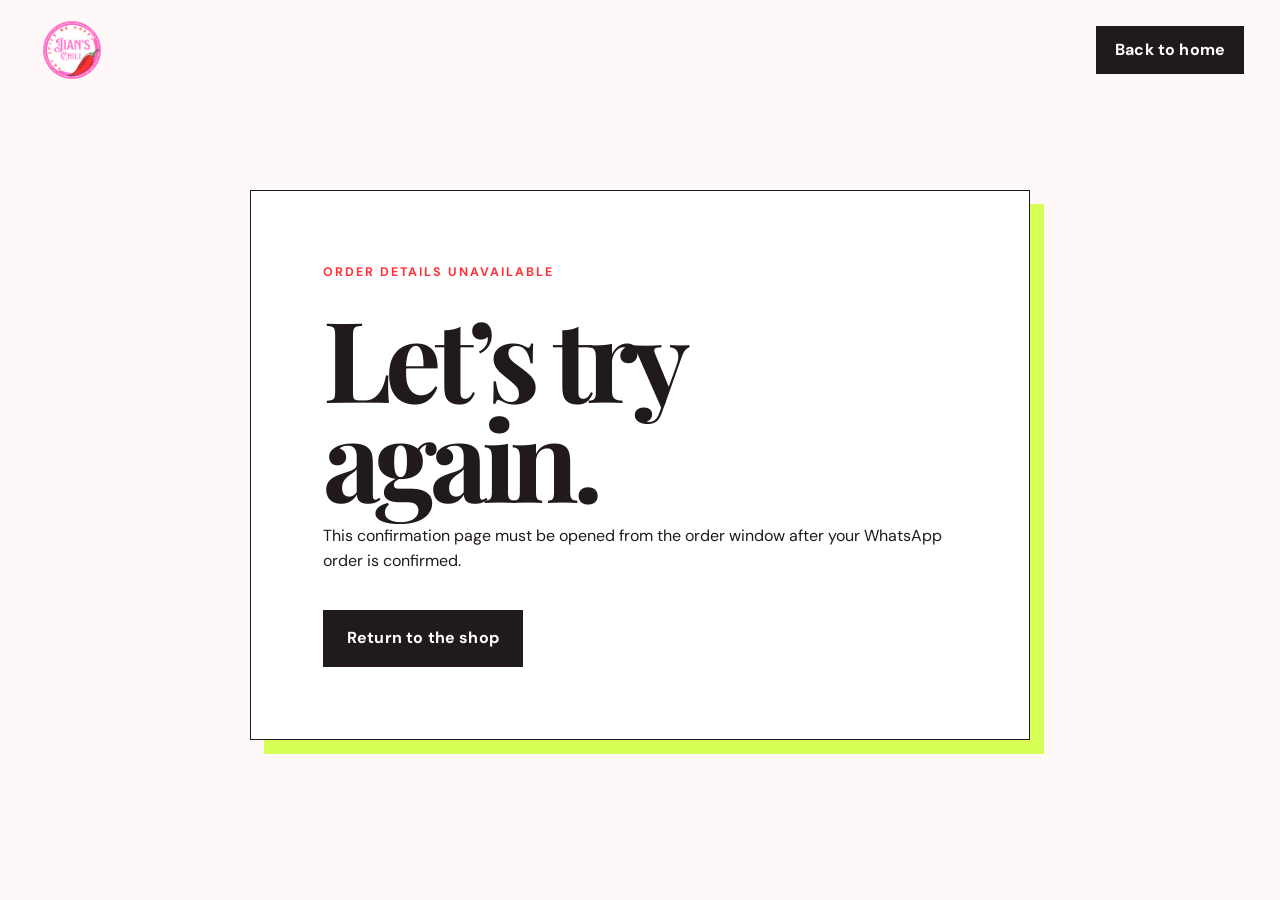
<file: order-confirmation/index.html>
<!doctype html>
<html lang="en">
<head>
  <meta charset="utf-8">
  <meta name="viewport" content="width=device-width, initial-scale=1">
  <title>Order confirmed — Jian’s Chili</title>
  <meta name="robots" content="noindex, nofollow">
  <meta name="theme-color" content="#ff4ca6">
  <link rel="preconnect" href="https://fonts.googleapis.com">
  <link rel="preconnect" href="https://fonts.gstatic.com" crossorigin>
  <link href="https://fonts.googleapis.com/css2?family=DM+Sans:wght@400;500;600;700&amp;family=Playfair+Display:ital,wght@0,600;1,600&amp;display=swap" rel="stylesheet">
  <link rel="stylesheet" href="../styles.css">
  <link rel="stylesheet" href="../confirmation.css">
  <script src="../confirmation.js" defer></script>
</head>
<body>
  <header class="site-header">
    <a class="brand" href="/" aria-label="Jian’s Chili home"><img src="../assets/jians-chili-logo.png" alt="Jian’s Chili" width="72" height="72"></a>
    <a class="button button--small" href="/">Back to home</a>
  </header>
  <main class="confirmation-page">
    <section class="confirmation-card" id="confirmation-card" hidden>
      <p class="eyebrow" id="confirmation-eyebrow">Order confirmed</p>
      <h1 id="confirmation-title">Thank you!</h1>
      <p class="confirmation-lead" id="confirmation-message">Your order has been confirmed with Jian on WhatsApp.</p>
      <dl>
        <div><dt id="reference-label">Order reference</dt><dd id="order-reference"></dd></div>
        <div><dt id="date-label">Expected date</dt><dd id="order-date"></dd></div>
      </dl>
      <p class="confirmation-note" id="survey-note">Google may ask whether you would like to receive a short customer review survey after your order.</p>
    </section>
    <section class="confirmation-card confirmation-error" id="confirmation-error" hidden>
      <p class="eyebrow">Order details unavailable</p>
      <h1>Let’s try again.</h1>
      <p>This confirmation page must be opened from the order window after your WhatsApp order is confirmed.</p>
      <a class="button" href="/">Return to the shop</a>
    </section>
  </main>
</body>
</html>
</file>
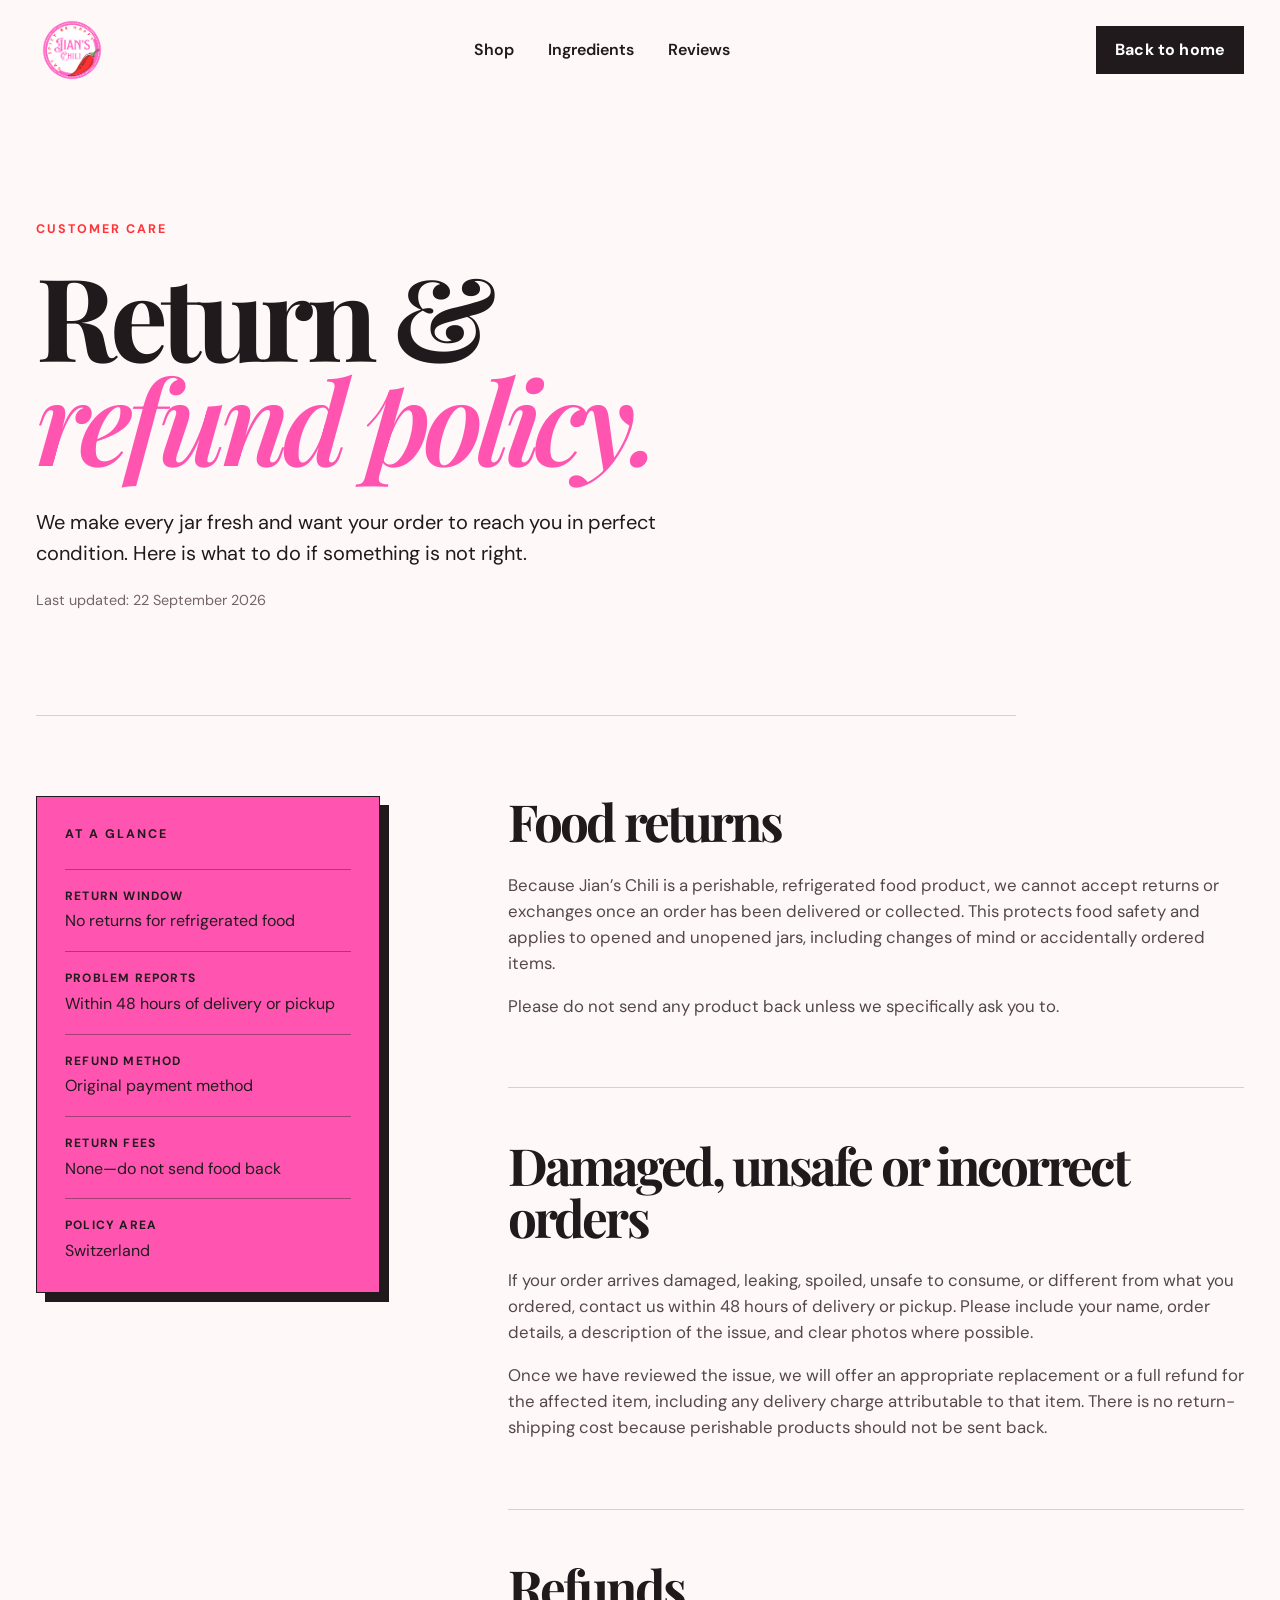
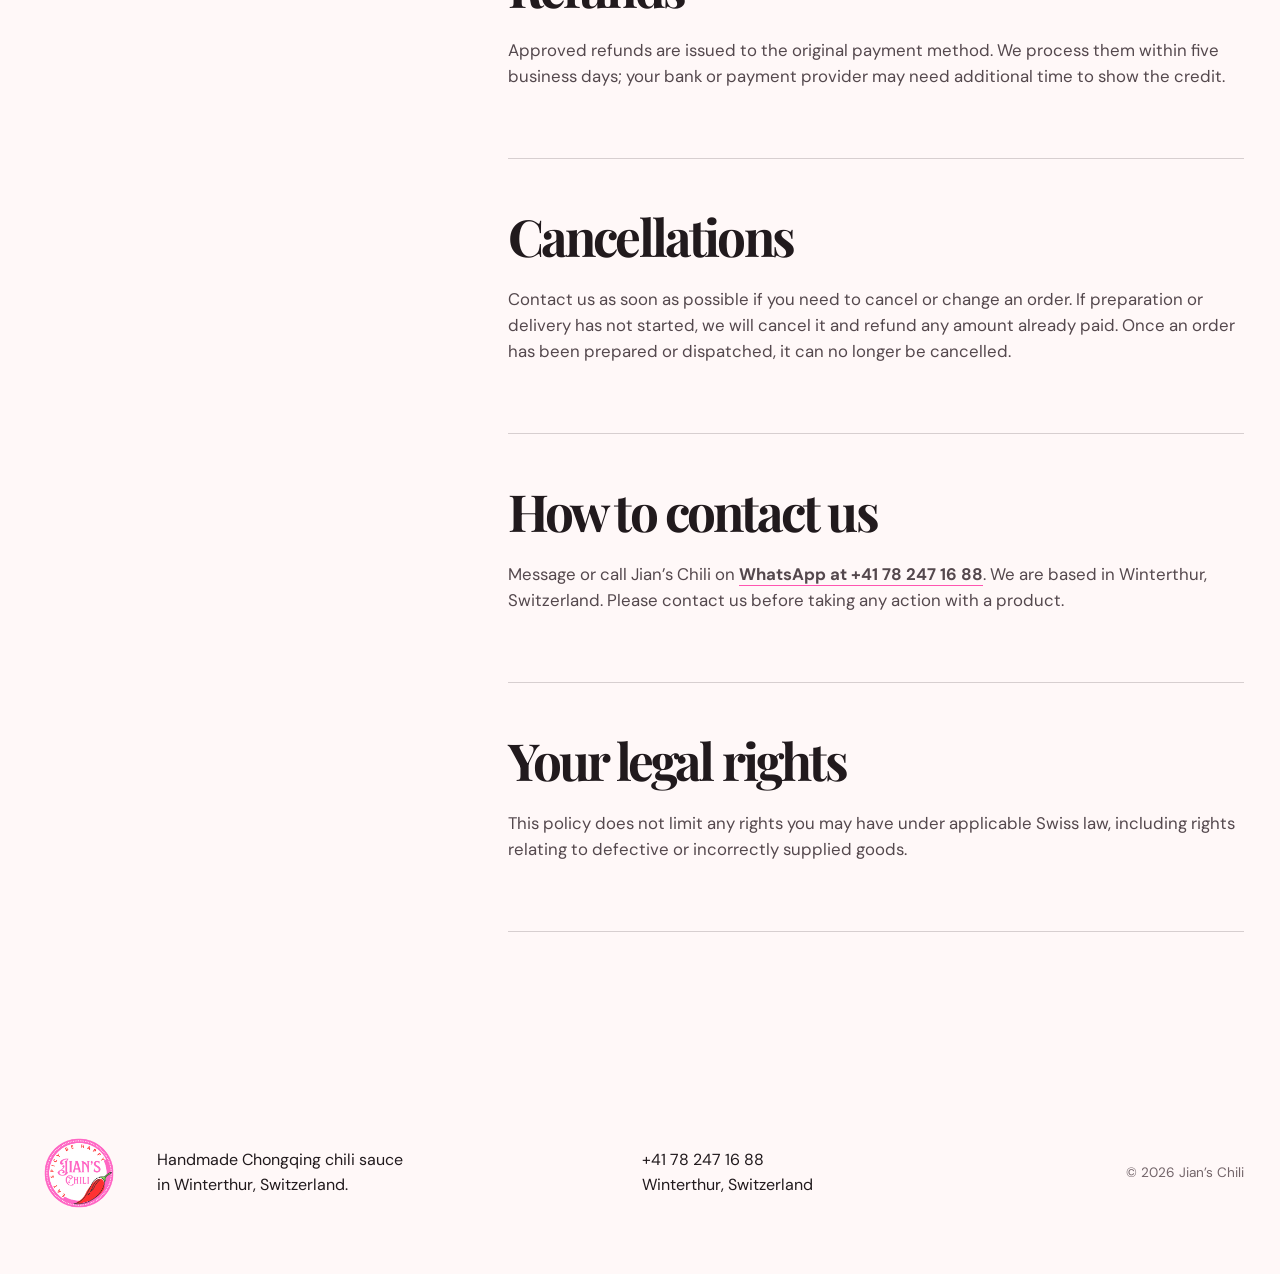
<file: returns/index.html>
<!doctype html>
<html lang="en">
<head>
  <meta charset="utf-8">
  <meta name="viewport" content="width=device-width, initial-scale=1">
  <title>Return &amp; Refund Policy — Jian’s Chili</title>
  <meta name="description" content="Return, replacement and refund policy for Jian’s Chili orders in Switzerland.">
  <meta name="robots" content="index, follow">
  <link rel="canonical" href="https://www.jianschili.com/returns/">
  <meta name="theme-color" content="#ff4ca6">
  <link rel="preconnect" href="https://fonts.googleapis.com">
  <link rel="preconnect" href="https://fonts.gstatic.com" crossorigin>
  <link href="https://fonts.googleapis.com/css2?family=DM+Sans:wght@400;500;600;700&amp;family=Playfair+Display:ital,wght@0,600;1,600&amp;display=swap" rel="stylesheet">
  <link rel="stylesheet" href="../styles.css">
  <link rel="stylesheet" href="../policy.css">
</head>
<body>
  <header class="site-header">
    <a class="brand" href="/" aria-label="Jian’s Chili home"><img src="../assets/jians-chili-logo.png" alt="Jian’s Chili" width="72" height="72"></a>
    <nav aria-label="Policy navigation"><a href="/#shop">Shop</a><a href="/#ingredients">Ingredients</a><a href="/#reviews">Reviews</a></nav>
    <a class="button button--small" href="/">Back to home</a>
  </header>
  <main class="policy-page">
    <header class="policy-hero">
      <p class="eyebrow">Customer care</p>
      <h1>Return &amp;<br><em>refund policy.</em></h1>
      <p class="policy-hero__intro">We make every jar fresh and want your order to reach you in perfect condition. Here is what to do if something is not right.</p>
      <p class="policy-updated">Last updated: 22 September 2026</p>
    </header>
    <div class="policy-layout">
      <aside class="policy-summary" aria-label="Policy summary">
        <p class="eyebrow">At a glance</p>
        <dl>
          <div><dt>Return window</dt><dd>No returns for refrigerated food</dd></div>
          <div><dt>Problem reports</dt><dd>Within 48 hours of delivery or pickup</dd></div>
          <div><dt>Refund method</dt><dd>Original payment method</dd></div>
          <div><dt>Return fees</dt><dd>None—do not send food back</dd></div>
          <div><dt>Policy area</dt><dd>Switzerland</dd></div>
        </dl>
      </aside>
      <article class="policy-content">
        <section><h2>Food returns</h2><p>Because Jian’s Chili is a perishable, refrigerated food product, we cannot accept returns or exchanges once an order has been delivered or collected. This protects food safety and applies to opened and unopened jars, including changes of mind or accidentally ordered items.</p><p>Please do not send any product back unless we specifically ask you to.</p></section>
        <section><h2>Damaged, unsafe or incorrect orders</h2><p>If your order arrives damaged, leaking, spoiled, unsafe to consume, or different from what you ordered, contact us within 48 hours of delivery or pickup. Please include your name, order details, a description of the issue, and clear photos where possible.</p><p>Once we have reviewed the issue, we will offer an appropriate replacement or a full refund for the affected item, including any delivery charge attributable to that item. There is no return-shipping cost because perishable products should not be sent back.</p></section>
        <section><h2>Refunds</h2><p>Approved refunds are issued to the original payment method. We process them within five business days; your bank or payment provider may need additional time to show the credit.</p></section>
        <section><h2>Cancellations</h2><p>Contact us as soon as possible if you need to cancel or change an order. If preparation or delivery has not started, we will cancel it and refund any amount already paid. Once an order has been prepared or dispatched, it can no longer be cancelled.</p></section>
        <section><h2>How to contact us</h2><p>Message or call Jian’s Chili on <a href="https://wa.me/41782471688">WhatsApp at +41 78 247 16 88</a>. We are based in Winterthur, Switzerland. Please contact us before taking any action with a product.</p></section>
        <section><h2>Your legal rights</h2><p>This policy does not limit any rights you may have under applicable Swiss law, including rights relating to defective or incorrectly supplied goods.</p></section>
      </article>
    </div>
  </main>
  <footer><img src="../assets/jians-chili-logo.png" alt="" width="86" height="86"><p>Handmade Chongqing chili sauce<br>in Winterthur, Switzerland.</p><div><a href="tel:+41782471688">+41 78 247 16 88</a><span>Winterthur, Switzerland</span></div><p class="copyright">© 2026 Jian’s Chili</p></footer>
</body>
</html>
</file>
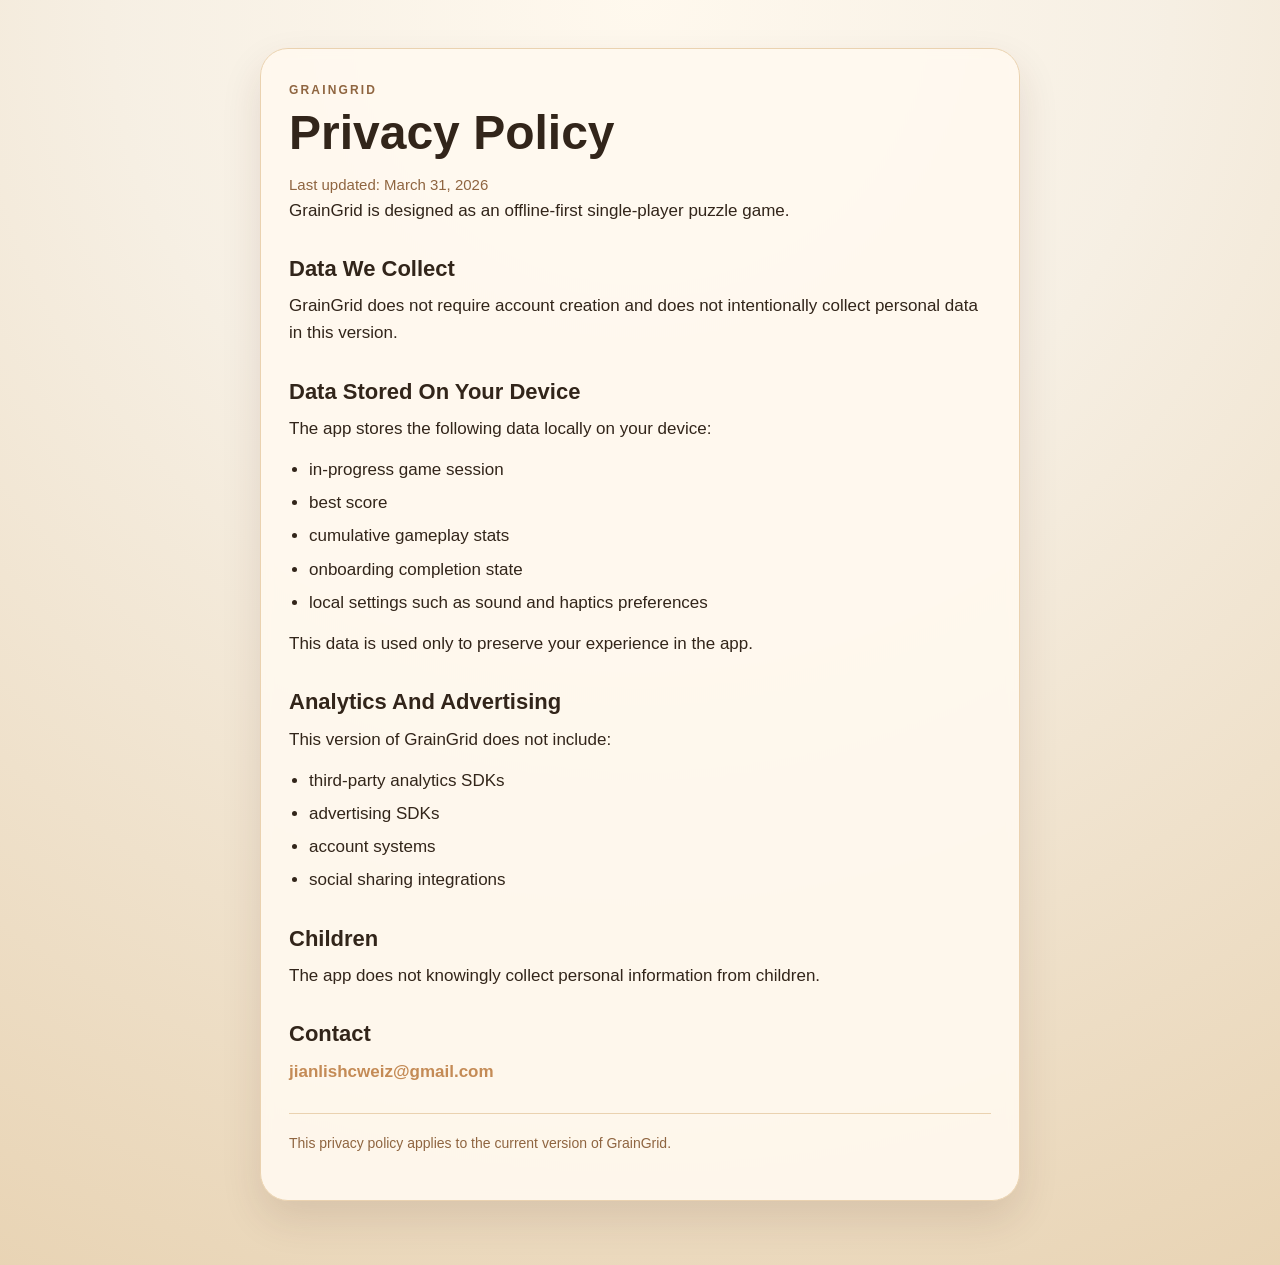
<file: privacy.html>
<!doctype html>
<html lang="en">
  <head>
    <meta charset="utf-8" />
    <meta name="viewport" content="width=device-width, initial-scale=1" />
    <title>GrainGrid Privacy Policy</title>
    <style>
      :root {
        --bg: #f6efe3;
        --panel: #fff9ef;
        --ink: #32251a;
        --muted: #8f6540;
        --accent: #c48b56;
        --border: #ead2b0;
      }

      * {
        box-sizing: border-box;
      }

      body {
        margin: 0;
        font-family: -apple-system, BlinkMacSystemFont, "SF Pro Text", "Segoe UI", sans-serif;
        background:
          radial-gradient(circle at top, rgba(255, 248, 236, 0.9), rgba(246, 239, 227, 0.96) 36%, rgba(232, 211, 179, 0.98) 100%);
        color: var(--ink);
        line-height: 1.6;
      }

      .wrap {
        width: min(760px, calc(100% - 32px));
        margin: 0 auto;
        padding: 48px 0 64px;
      }

      .card {
        background: rgba(255, 249, 239, 0.92);
        border: 1px solid var(--border);
        border-radius: 28px;
        padding: 32px 28px;
        box-shadow: 0 18px 40px rgba(77, 33, 23, 0.12);
        backdrop-filter: blur(6px);
      }

      .eyebrow {
        margin: 0 0 8px;
        font-size: 12px;
        letter-spacing: 0.18em;
        text-transform: uppercase;
        color: var(--muted);
        font-weight: 700;
      }

      h1 {
        margin: 0;
        font-size: clamp(32px, 5vw, 48px);
        line-height: 1.05;
      }

      .updated {
        margin: 14px 0 0;
        color: var(--muted);
        font-size: 15px;
      }

      h2 {
        margin: 32px 0 10px;
        font-size: 22px;
        line-height: 1.2;
      }

      p {
        margin: 0 0 14px;
        font-size: 17px;
      }

      ul {
        margin: 0 0 14px 0;
        padding-left: 20px;
      }

      li {
        margin: 6px 0;
        font-size: 17px;
      }

      a {
        color: var(--accent);
        text-decoration: none;
        font-weight: 600;
      }

      a:hover {
        text-decoration: underline;
      }

      .footer {
        margin-top: 28px;
        padding-top: 18px;
        border-top: 1px solid var(--border);
        color: var(--muted);
        font-size: 14px;
      }
    </style>
  </head>
  <body>
    <main class="wrap">
      <section class="card">
        <p class="eyebrow">GrainGrid</p>
        <h1>Privacy Policy</h1>
        <p class="updated">Last updated: March 31, 2026</p>

        <p>GrainGrid is designed as an offline-first single-player puzzle game.</p>

        <h2>Data We Collect</h2>
        <p>GrainGrid does not require account creation and does not intentionally collect personal data in this version.</p>

        <h2>Data Stored On Your Device</h2>
        <p>The app stores the following data locally on your device:</p>
        <ul>
          <li>in-progress game session</li>
          <li>best score</li>
          <li>cumulative gameplay stats</li>
          <li>onboarding completion state</li>
          <li>local settings such as sound and haptics preferences</li>
        </ul>
        <p>This data is used only to preserve your experience in the app.</p>

        <h2>Analytics And Advertising</h2>
        <p>This version of GrainGrid does not include:</p>
        <ul>
          <li>third-party analytics SDKs</li>
          <li>advertising SDKs</li>
          <li>account systems</li>
          <li>social sharing integrations</li>
        </ul>

        <h2>Children</h2>
        <p>The app does not knowingly collect personal information from children.</p>

        <h2>Contact</h2>
        <p>
          <a href="mailto:jianlishcweiz@gmail.com">jianlishcweiz@gmail.com</a>
        </p>

        <p class="footer">This privacy policy applies to the current version of GrainGrid.</p>
      </section>
    </main>
  </body>
</html>
</file>
<file: styles.css>
:root{--ink:#211a1d;--paper:#fff8f8;--pink:#ff55b1;--red:#ff3439;--acid:#d8ff55;--line:rgba(33,26,29,.18);--max:1360px}*{box-sizing:border-box}html{scroll-behavior:smooth}body{margin:0;background:var(--paper);color:var(--ink);font-family:"DM Sans",sans-serif;font-size:16px;line-height:1.55}button,a{font:inherit}a{color:inherit;text-decoration:none}button{color:inherit}.site-header{height:100px;max-width:var(--max);margin:auto;padding:14px 36px;display:flex;align-items:center;justify-content:space-between;position:relative;z-index:10}.brand img{display:block;width:72px;height:72px;object-fit:contain}.site-header nav{display:flex;gap:34px;font-weight:600}.site-header nav a{position:relative}.site-header nav a:after{content:"";position:absolute;left:0;right:100%;bottom:-4px;height:2px;background:var(--pink);transition:right .25s}.site-header nav a:hover:after{right:0}.button{border:1px solid var(--ink);background:var(--ink);color:#fff;padding:15px 23px;display:inline-flex;align-items:center;justify-content:center;gap:10px;font-weight:700;letter-spacing:.01em;cursor:pointer;transition:transform .2s,box-shadow .2s}.button:hover{transform:translate(-3px,-3px);box-shadow:6px 6px 0 var(--pink)}.button--small{padding:11px 18px}.hero{min-height:calc(100vh - 100px);max-width:var(--max);margin:auto;padding:72px 36px 70px;display:grid;grid-template-columns:.85fr 1.15fr;align-items:center;overflow:hidden}.eyebrow{text-transform:uppercase;letter-spacing:.16em;font-size:.78rem;font-weight:700;margin:0 0 24px;color:var(--red)}h1,h2{font-family:"Playfair Display",serif;margin:0;line-height:.9;letter-spacing:-.055em}h1{font-size:clamp(5rem,9vw,9rem)}h1 em{color:var(--pink);font-weight:600}.hero__intro{font-size:1.16rem;max-width:560px;margin:34px 0}.hero__actions{display:flex;align-items:center;gap:28px}.text-link{font-weight:700;border-bottom:1px solid;padding-bottom:4px}.hero__facts{display:flex;gap:26px;margin-top:70px;font-size:.78rem;text-transform:uppercase;letter-spacing:.08em}.hero__facts span+span:before{content:"✦";color:var(--pink);padding-right:26px}.hero__visual{position:relative;min-height:650px;display:flex;align-items:center;justify-content:center}.hero__visual img{position:relative;z-index:2;width:112%;max-width:850px;height:auto;filter:drop-shadow(0 35px 32px rgba(49,11,17,.3));transform:rotate(-2deg)}.sunburst{position:absolute;width:600px;height:600px;border-radius:50%;background:repeating-conic-gradient(var(--pink) 0 5deg,transparent 5deg 12deg);opacity:.28;animation:spin 90s linear infinite}.stamp{position:absolute;z-index:3;right:2%;top:10%;background:var(--acid);border:2px solid var(--ink);border-radius:50%;width:128px;height:128px;display:grid;place-items:center;text-align:center;font-family:"Playfair Display",serif;font-size:1.25rem;line-height:1.1;transform:rotate(9deg)}@keyframes spin{to{transform:rotate(360deg)}}.marquee{overflow:hidden;background:var(--red);color:white;border-block:1px solid var(--ink);padding:15px 0;text-transform:uppercase;font-weight:700;letter-spacing:.09em}.marquee div{min-width:max-content;display:flex;gap:40px;justify-content:space-around;font-size:1rem}.marquee b{color:var(--acid)}.section{max-width:var(--max);margin:auto;padding:140px 36px}.story{display:grid;grid-template-columns:1.05fr .95fr;gap:12vw;border-bottom:1px solid var(--line)}h2{font-size:clamp(3.5rem,6.4vw,7rem)}.story__copy{padding-top:50px;max-width:600px}.story__copy .lead{font-size:1.55rem;line-height:1.4;margin-top:0}.story__copy p:not(.lead):not(.signature){font-size:1.05rem;color:#54484d}.signature{font-family:"Playfair Display",serif;font-style:italic;font-size:2rem;color:var(--pink)}.section-heading{display:flex;align-items:flex-end;justify-content:space-between;margin-bottom:64px}.section-heading>p{max-width:280px;color:#62545a}.products{display:grid;grid-template-columns:repeat(3,1fr);gap:18px}.product-card{position:relative;border:1px solid var(--ink);padding:28px;min-height:460px;display:flex;flex-direction:column;background:#fff;transition:transform .25s,box-shadow .25s}.product-card:hover{transform:translateY(-7px);box-shadow:9px 9px 0 var(--pink)}.product-card--featured{background:var(--pink)}.product-card__number{margin:0;font-weight:700;font-size:.8rem}.product-card__size{font-family:"Playfair Display",serif;font-size:7rem;line-height:1;margin:40px 0 15px;letter-spacing:-.08em}.product-card__size span{font-family:"DM Sans",sans-serif;font-size:1rem;letter-spacing:0;margin-left:8px}.product-card h3{font-size:1.45rem;margin:0 0 10px}.product-card>p:not(.product-card__number):not(.product-card__badge){color:#66585e;margin-top:0}.product-card--featured>p:not(.product-card__number):not(.product-card__badge){color:#3d2932}.product-card__badge{position:absolute;right:20px;top:20px;margin:0;background:var(--acid);padding:5px 9px;border:1px solid var(--ink);font-size:.72rem;font-weight:700;text-transform:uppercase;transform:rotate(3deg)}.product-card__footer{border-top:1px solid var(--ink);margin-top:auto;padding-top:20px;display:flex;align-items:center;justify-content:space-between}.product-card__footer strong{font-size:1.25rem}.text-button{border:0;background:transparent;font-weight:700;cursor:pointer;border-bottom:1px solid}.delivery-note{text-align:center;margin:28px 0 0;color:#716268;font-size:.9rem}.ingredients{background:var(--ink);color:#fff;max-width:none;padding-inline:max(36px,calc((100vw - var(--max))/2 + 36px));display:grid;grid-template-columns:1fr 1fr;gap:10vw}.ingredients__title .eyebrow{color:var(--pink)}.ingredients ul{list-style:none;padding:0;margin:0}.ingredients li{border-top:1px solid rgba(255,255,255,.25);padding:16px 0;font-size:1.2rem}.ingredients li:last-child{border-bottom:1px solid rgba(255,255,255,.25)}.ingredients li span{display:inline-block;width:52px;color:var(--pink);font-size:.75rem}.final-cta{text-align:center;background:var(--pink);max-width:none}.final-cta .eyebrow{color:var(--ink)}.final-cta h2{font-size:clamp(4rem,9vw,9rem);margin-bottom:50px}.button--light{background:#fff;color:var(--ink)}footer{max-width:var(--max);margin:auto;padding:58px 36px;display:grid;grid-template-columns:auto 1fr 1fr auto;align-items:center;gap:35px}footer img{width:86px;height:86px;object-fit:contain}footer p{margin:0}footer>div{display:flex;flex-direction:column}.copyright{font-size:.85rem;color:#73656a}.order-dialog{width:min(680px,calc(100% - 24px));border:1px solid var(--ink);padding:0;background:var(--paper);box-shadow:18px 18px 0 var(--pink)}.order-dialog::backdrop{background:rgba(33,26,29,.72);backdrop-filter:blur(4px)}.order-dialog__head{padding:42px 42px 28px;border-bottom:1px solid var(--ink)}.order-dialog h2{font-size:3.8rem}.dialog-close{position:absolute;right:18px;top:13px;border:0;background:none;font-size:2.2rem;cursor:pointer}.order-dialog form{padding:32px 42px 42px;display:grid;gap:12px}.order-dialog label{font-weight:700;font-size:.85rem;margin-top:5px}.order-dialog select,.quantity-control{width:100%;border:1px solid var(--ink);background:#fff;min-height:52px;padding:0 15px;font-size:1rem}.quantity-control{display:grid;grid-template-columns:48px 1fr 48px;padding:0}.quantity-control button{border:0;background:none;font-size:1.4rem;cursor:pointer}.quantity-control input{border:0;text-align:center;font:inherit;width:100%}.order-total{display:flex;justify-content:space-between;align-items:center;margin:18px 0 6px;border-top:1px solid var(--line);padding-top:20px}.order-total strong{font-size:1.4rem}.button--full{width:100%}.payment-note{font-size:.82rem;line-height:1.5;color:#65575d;margin:5px 0}.payment-note button{border:0;border-bottom:1px dashed;background:none;padding:0;cursor:pointer;font-weight:700}.whatsapp-link{text-align:center;font-weight:700;text-decoration:underline;margin-top:4px}.order-dialog[open]{animation:dialogIn .25s ease-out}@keyframes dialogIn{from{transform:translateY(18px);opacity:0}to{transform:none;opacity:1}}@media(max-width:900px){.site-header{height:84px;padding:10px 20px}.brand img{width:60px;height:60px}.site-header nav{display:none}.hero{padding:40px 20px 70px;grid-template-columns:1fr}.hero__visual{min-height:440px;grid-row:1}.hero__visual img{width:100%}.sunburst{width:390px;height:390px}.stamp{width:100px;height:100px;font-size:1rem;top:2%}.hero__copy h1{font-size:clamp(4.6rem,22vw,7rem)}.hero__facts{margin-top:48px;gap:10px;justify-content:space-between;font-size:.65rem}.hero__facts span+span:before{display:none}.section{padding:90px 20px}.story,.ingredients{grid-template-columns:1fr;gap:55px}.story__copy{padding-top:0}.section-heading{display:block}.section-heading>p{margin-top:25px}.products{grid-template-columns:1fr}.product-card{min-height:390px}.product-card__size{font-size:5.6rem;margin-top:28px}footer{padding:40px 20px;grid-template-columns:auto 1fr}footer>div,.copyright{grid-column:2}.order-dialog__head{padding:36px 24px 24px}.order-dialog h2{font-size:3rem}.order-dialog form{padding:24px}.marquee div{font-size:.85rem}}@media(prefers-reduced-motion:reduce){html{scroll-behavior:auto}.sunburst{animation:none}*{transition:none!important}}
</file>
<file: confirmation.css>
.confirmation-page{max-width:var(--max);min-height:calc(100vh - 100px);margin:auto;padding:70px 36px 140px;display:grid;place-items:center}.confirmation-card{width:min(780px,100%);border:1px solid var(--ink);padding:clamp(34px,6vw,72px);background:#fff;box-shadow:14px 14px 0 var(--pink)}.confirmation-card h1{font-family:"Playfair Display",serif;font-size:clamp(4rem,9vw,7rem);line-height:.9;letter-spacing:-.055em;margin:0}.confirmation-lead{font-size:1.25rem;max-width:620px;margin:32px 0}.confirmation-card dl{margin:36px 0;border-block:1px solid var(--line)}.confirmation-card dl div{display:flex;justify-content:space-between;gap:30px;padding:18px 0}.confirmation-card dl div+div{border-top:1px solid var(--line)}.confirmation-card dt{font-weight:700}.confirmation-card dd{margin:0;text-align:right}.confirmation-note{color:#65575d;font-size:.9rem}.confirmation-error{box-shadow:14px 14px 0 var(--acid)}.confirmation-error .button{margin-top:20px}@media(max-width:900px){.confirmation-page{padding:45px 20px 90px}.confirmation-card dl div{display:block}.confirmation-card dd{text-align:left;margin-top:4px}}
</file>
<file: policy.css>
.policy-page{max-width:var(--max);margin:auto;padding:70px 36px 140px}.policy-hero{max-width:980px;padding:50px 0 90px;border-bottom:1px solid var(--line)}.policy-hero h1{font-size:clamp(4.5rem,9vw,8.5rem)}.policy-hero h1 em{color:var(--pink);font-weight:600}.policy-hero__intro{max-width:690px;margin:36px 0 20px;font-size:1.25rem}.policy-updated{color:#73656a;font-size:.9rem}.policy-layout{display:grid;grid-template-columns:minmax(250px,.7fr) minmax(0,1.5fr);gap:10vw;padding-top:80px}.policy-summary{align-self:start;position:sticky;top:32px;border:1px solid var(--ink);padding:28px;background:var(--pink);box-shadow:9px 9px 0 var(--ink)}.policy-summary .eyebrow{color:var(--ink)}.policy-summary dl{margin:0}.policy-summary dl div{padding:17px 0;border-top:1px solid rgba(33,26,29,.4)}.policy-summary dl div:last-child{padding-bottom:0}.policy-summary dt{font-size:.75rem;font-weight:700;text-transform:uppercase;letter-spacing:.1em}.policy-summary dd{margin:4px 0 0;font-size:1rem}.policy-content{max-width:760px}.policy-content section{padding:0 0 52px;margin:0 0 52px;border-bottom:1px solid var(--line)}.policy-content section:last-child{margin-bottom:0}.policy-content h2{font-size:clamp(2.2rem,4vw,3.6rem);line-height:1;margin-bottom:24px}.policy-content p{font-size:1.05rem;color:#54484d}.policy-content a{font-weight:700;border-bottom:1px solid var(--pink)}
@media(max-width:900px){.policy-page{padding:35px 20px 90px}.policy-hero{padding:35px 0 60px}.policy-hero h1{font-size:clamp(4rem,19vw,6.5rem)}.policy-layout{grid-template-columns:1fr;gap:72px;padding-top:60px}.policy-summary{position:static}.policy-content section{padding-bottom:40px;margin-bottom:40px}}
</file>
